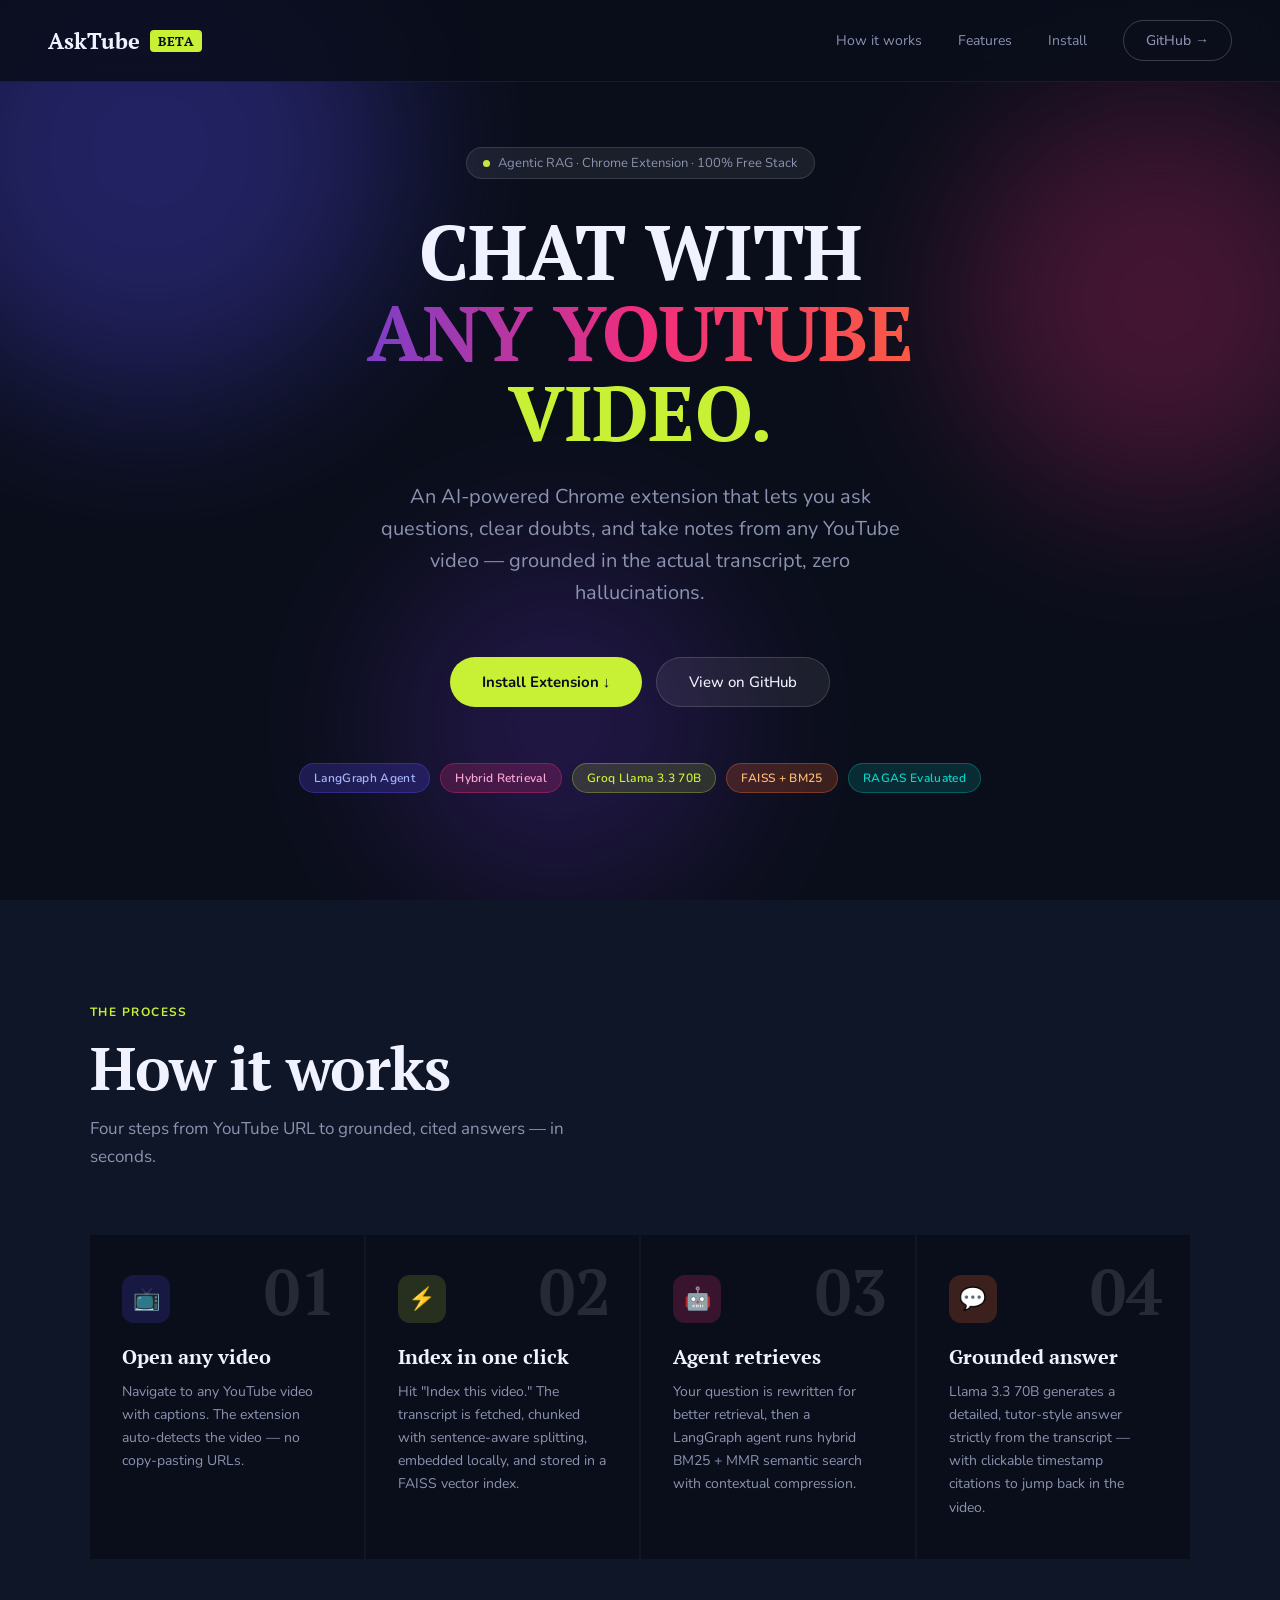
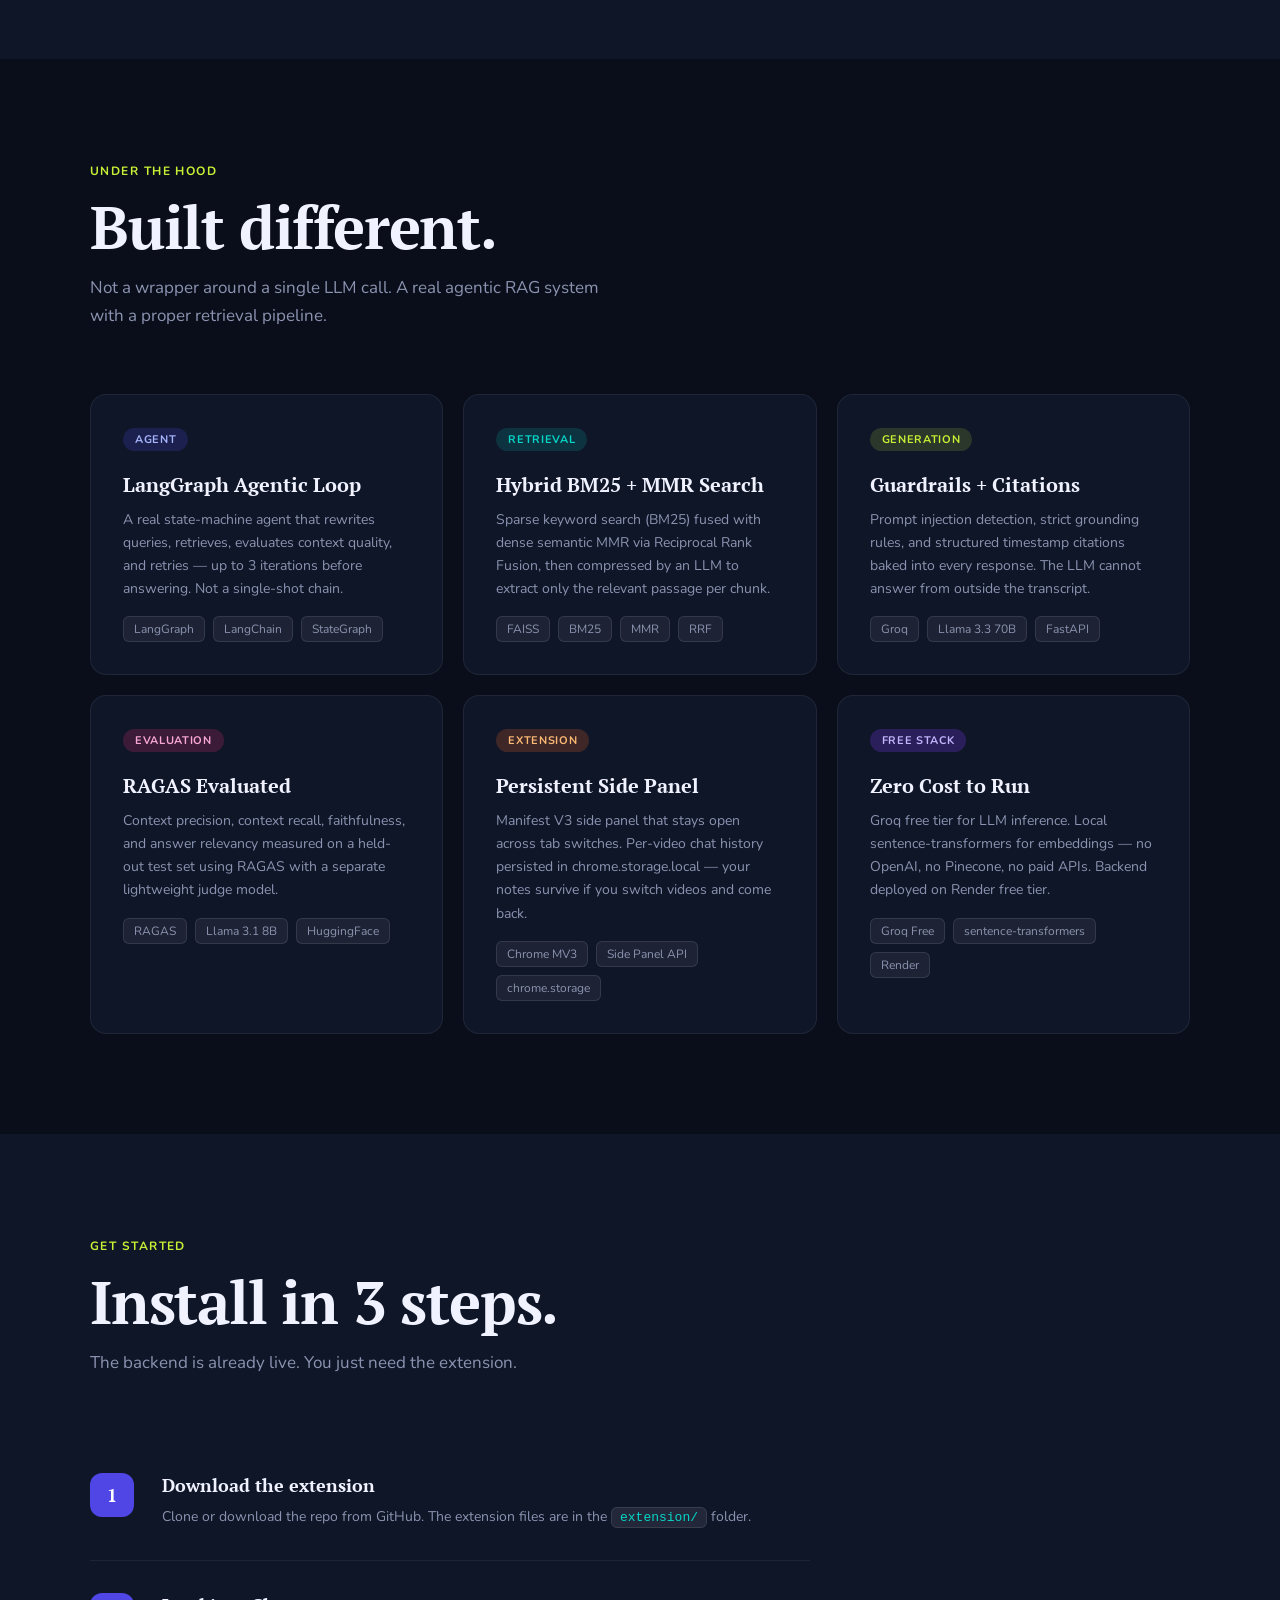
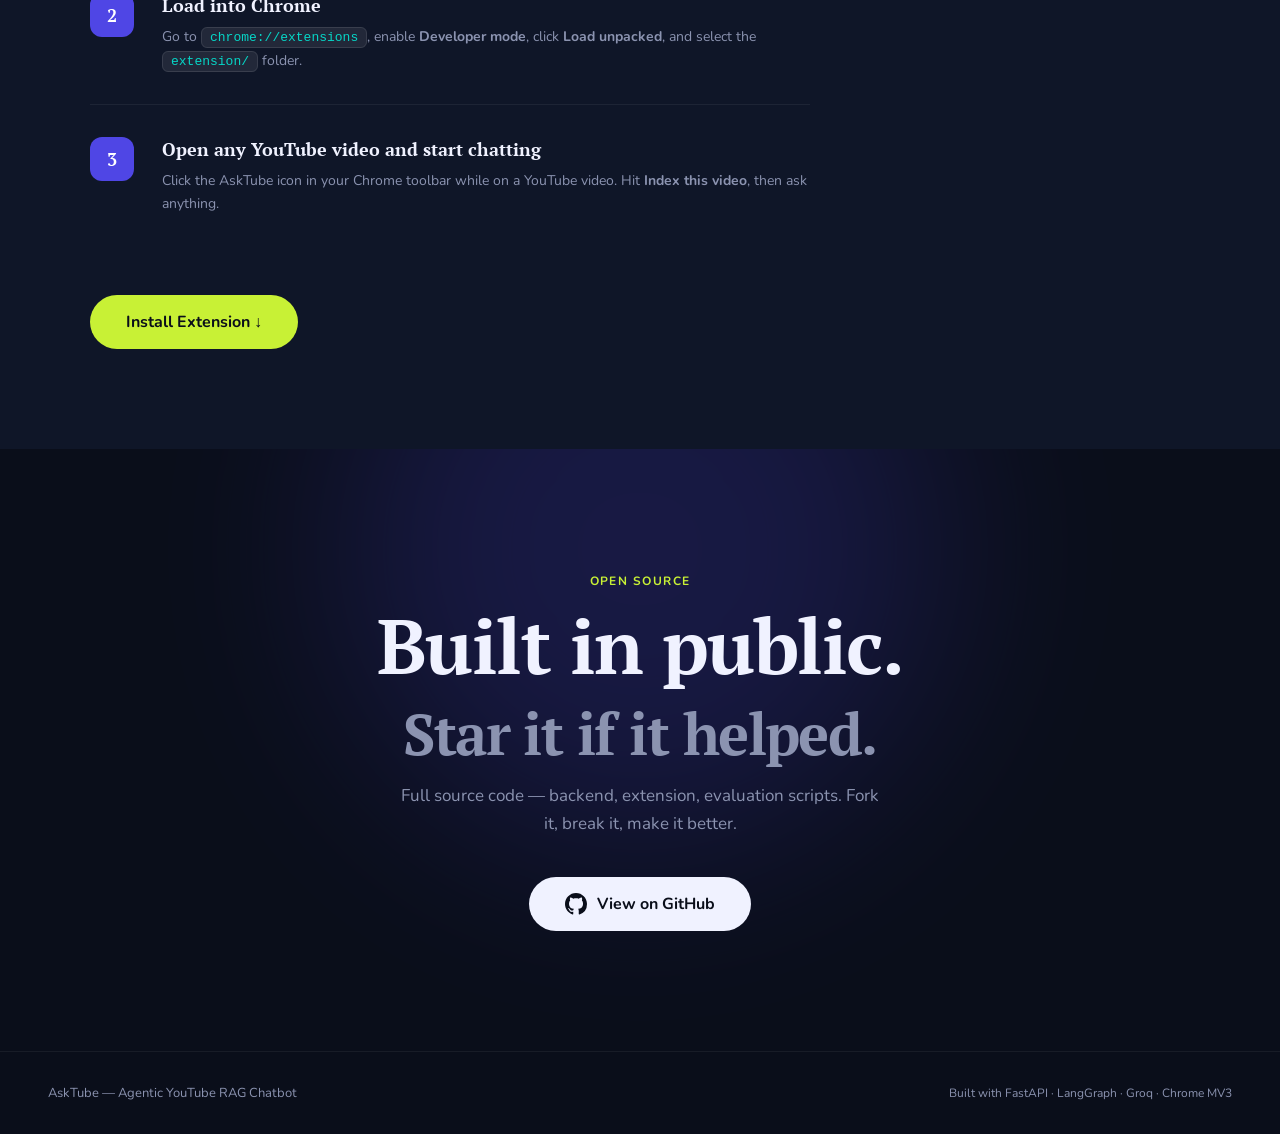
<file: docs/index.html>
<!DOCTYPE html>
<html lang="en">
<head>
  <meta charset="UTF-8" />
  <meta name="viewport" content="width=device-width, initial-scale=1.0" />
  <title>AskTube — AI Chatbot for YouTube</title>
  <link rel="preconnect" href="https://fonts.googleapis.com" />
  <link rel="preconnect" href="https://fonts.gstatic.com" crossorigin />
  <link href="https://fonts.googleapis.com/css2?family=Nunito:ital,wght@0,200..1000;1,200..1000&family=PT+Serif:ital,wght@0,400;0,700;1,400;1,700&display=swap" rel="stylesheet" />
  <style>
    *, *::before, *::after { box-sizing: border-box; margin: 0; padding: 0; }

    :root {
      --navy:   #0a0e1a;
      --navy2:  #0f1628;
      --indigo: #4f46e5;
      --violet: #7c3aed;
      --lime:   #c8f135;
      --orange: #ff6b2b;
      --pink:   #f02d7d;
      --cyan:   #06d6c7;
      --white:  #f0f2ff;
      --muted:  #8b93b0;
    }

    html { scroll-behavior: smooth; }

    body {
      background: var(--navy);
      color: var(--white);
      font-family: 'Nunito', sans-serif;
      overflow-x: hidden;
    }

    /* ── NAV ── */
    nav {
      position: fixed; top: 0; left: 0; right: 0; z-index: 100;
      display: flex; align-items: center; justify-content: space-between;
      padding: 20px 48px;
      background: rgba(10,14,26,0.85);
      backdrop-filter: blur(12px);
      border-bottom: 1px solid rgba(255,255,255,0.06);
    }
    .nav-logo {
      font-family: 'PT Serif', serif;
      font-weight: 800; font-size: 22px;
      color: var(--white);
      text-decoration: none;
      display: flex; align-items: center; gap: 10px;
    }
    .nav-logo span {
      background: var(--lime);
      color: var(--navy);
      padding: 2px 8px;
      border-radius: 4px;
      font-size: 13px;
      font-weight: 700;
      letter-spacing: 0.05em;
    }
    .nav-links { display: flex; align-items: center; gap: 36px; }
    .nav-links a {
      color: var(--muted); font-size: 14px; text-decoration: none;
      transition: color 0.2s;
    }
    .nav-links a:hover { color: var(--white); }
    .btn-ghost {
      border: 1px solid rgba(255,255,255,0.2);
      color: var(--white);
      padding: 10px 22px; border-radius: 100px;
      font-size: 14px; font-weight: 500;
      text-decoration: none;
      transition: all 0.2s;
    }
    .btn-ghost:hover { border-color: var(--lime); color: var(--lime); }

    /* ── HERO ── */
    .hero {
      min-height: 100vh;
      display: flex; flex-direction: column;
      align-items: center; justify-content: center;
      text-align: center;
      padding: 120px 24px 80px;
      position: relative; overflow: hidden;
    }

    /* Background blobs */
    .blob {
      position: absolute;
      border-radius: 50%;
      filter: blur(80px);
      opacity: 0.35;
      pointer-events: none;
    }
    .blob-1 { width: 500px; height: 500px; background: var(--indigo); top: -100px; left: -100px; }
    .blob-2 { width: 400px; height: 400px; background: var(--pink);   top: 100px;  right: -80px; opacity: 0.25; }
    .blob-3 { width: 350px; height: 350px; background: var(--violet); bottom: 0;   left: 30%; opacity: 0.2; }

    .hero-eyebrow {
      display: inline-flex; align-items: center; gap: 8px;
      background: rgba(255,255,255,0.07);
      border: 1px solid rgba(255,255,255,0.12);
      border-radius: 100px;
      padding: 6px 16px;
      font-size: 13px; color: var(--muted);
      margin-bottom: 32px;
    }
    .hero-eyebrow .dot {
      width: 7px; height: 7px; border-radius: 50%;
      background: var(--lime);
      animation: pulse 2s infinite;
    }
    @keyframes pulse {
      0%, 100% { opacity: 1; }
      50% { opacity: 0.4; }
    }

    .hero h1 {
      font-family: 'PT Serif', serif;
      font-size: clamp(48px, 6vw, 88px);
      font-weight: 700;
      line-height: 1.05;
      letter-spacing: -0.01em;
      margin-bottom: 28px;
      position: relative; z-index: 1;
      max-width: 760px;
      width: 100%;
    }
    .hero h1 .line-1 { display: block; color: var(--white); }
    .hero h1 .line-2 {
      display: block;
      background: linear-gradient(90deg, var(--indigo), var(--pink), var(--orange));
      -webkit-background-clip: text;
      -webkit-text-fill-color: transparent;
      background-clip: text;
    }
    .hero h1 .line-3 { display: block; color: var(--lime); }

    .hero-sub {
      font-size: clamp(16px, 2vw, 20px);
      color: var(--muted);
      max-width: 540px;
      line-height: 1.6;
      margin-bottom: 48px;
      position: relative; z-index: 1;
    }

    .hero-ctas {
      display: flex; gap: 14px; flex-wrap: wrap;
      justify-content: center;
      position: relative; z-index: 1;
    }
    .btn-primary {
      background: var(--lime);
      color: var(--navy);
      padding: 14px 32px;
      border-radius: 100px;
      font-size: 15px; font-weight: 700;
      text-decoration: none;
      transition: transform 0.15s, box-shadow 0.15s;
      display: inline-flex; align-items: center; gap: 8px;
    }
    .btn-primary:hover {
      transform: translateY(-2px);
      box-shadow: 0 12px 32px rgba(200,241,53,0.35);
    }
    .btn-secondary {
      background: rgba(255,255,255,0.07);
      border: 1px solid rgba(255,255,255,0.15);
      color: var(--white);
      padding: 14px 32px;
      border-radius: 100px;
      font-size: 15px; font-weight: 500;
      text-decoration: none;
      transition: all 0.15s;
    }
    .btn-secondary:hover { background: rgba(255,255,255,0.12); }

    /* Floating tags */
    .hero-tags {
      display: flex; flex-wrap: wrap; gap: 10px;
      justify-content: center;
      margin-top: 56px;
      position: relative; z-index: 1;
    }
    .tag {
      padding: 6px 14px; border-radius: 100px;
      font-size: 12px; font-weight: 600;
      letter-spacing: 0.03em;
    }
    .tag-indigo { background: rgba(79,70,229,0.25); color: #a5b4fc; border: 1px solid rgba(79,70,229,0.4); }
    .tag-pink   { background: rgba(240,45,125,0.2);  color: #f9a8d4; border: 1px solid rgba(240,45,125,0.35); }
    .tag-lime   { background: rgba(200,241,53,0.15); color: var(--lime); border: 1px solid rgba(200,241,53,0.3); }
    .tag-orange { background: rgba(255,107,43,0.2);  color: #fdba74;  border: 1px solid rgba(255,107,43,0.35); }
    .tag-cyan   { background: rgba(6,214,199,0.15);  color: var(--cyan); border: 1px solid rgba(6,214,199,0.3); }

    /* ── SECTIONS ── */
    section { padding: 100px 24px; }
    .container { max-width: 1100px; margin: 0 auto; }

    .section-eyebrow {
      display: inline-block;
      font-size: 12px; font-weight: 700;
      letter-spacing: 0.12em;
      text-transform: uppercase;
      color: var(--lime);
      margin-bottom: 16px;
    }
    .section-title {
      font-family: 'PT Serif', serif;
      font-size: clamp(36px, 5vw, 60px);
      font-weight: 800;
      line-height: 1.05;
      letter-spacing: -0.02em;
      margin-bottom: 16px;
    }
    .section-sub {
      font-size: 17px; color: var(--muted);
      max-width: 520px; line-height: 1.65;
      margin-bottom: 64px;
    }

    /* ── HOW IT WORKS ── */
    #how { background: var(--navy2); }

    .steps-grid {
      display: grid;
      grid-template-columns: repeat(auto-fit, minmax(240px, 1fr));
      gap: 2px;
    }
    .step {
      background: var(--navy);
      padding: 40px 32px;
      position: relative;
      transition: background 0.2s;
    }
    .step:hover { background: #111827; }
    .step-num {
      font-family: 'PT Serif', serif;
      font-size: 64px; font-weight: 800;
      line-height: 1;
      margin-bottom: 20px;
      opacity: 0.12;
      position: absolute; top: 24px; right: 28px;
    }
    .step-icon {
      width: 48px; height: 48px; border-radius: 12px;
      display: flex; align-items: center; justify-content: center;
      font-size: 22px; margin-bottom: 20px;
    }
    .step h3 {
      font-family: 'PT Serif', serif;
      font-size: 20px; font-weight: 700;
      margin-bottom: 10px;
    }
    .step p { font-size: 14px; color: var(--muted); line-height: 1.65; }

    /* ── FEATURES ── */
    .features-grid {
      display: grid;
      grid-template-columns: repeat(auto-fit, minmax(300px, 1fr));
      gap: 20px;
    }
    .feature-card {
      background: var(--navy2);
      border: 1px solid rgba(255,255,255,0.07);
      border-radius: 16px;
      padding: 32px;
      transition: border-color 0.2s, transform 0.2s;
    }
    .feature-card:hover {
      border-color: rgba(79,70,229,0.5);
      transform: translateY(-3px);
    }
    .feature-pill {
      display: inline-block;
      padding: 4px 12px; border-radius: 100px;
      font-size: 11px; font-weight: 700;
      letter-spacing: 0.06em; text-transform: uppercase;
      margin-bottom: 20px;
    }
    .feature-card h3 {
      font-family: 'PT Serif', serif;
      font-size: 20px; font-weight: 700;
      margin-bottom: 10px;
    }
    .feature-card p { font-size: 14px; color: var(--muted); line-height: 1.65; }

    /* tech stack chips */
    .tech-chips { display: flex; flex-wrap: wrap; gap: 8px; margin-top: 16px; }
    .chip {
      background: rgba(255,255,255,0.06);
      border: 1px solid rgba(255,255,255,0.1);
      border-radius: 6px;
      padding: 4px 10px;
      font-size: 12px; color: var(--muted);
    }

    /* ── INSTALL ── */
    #install { background: var(--navy2); }

    .install-steps { display: flex; flex-direction: column; gap: 0; max-width: 720px; }
    .install-step {
      display: flex; gap: 28px;
      padding: 32px 0;
      border-bottom: 1px solid rgba(255,255,255,0.06);
    }
    .install-step:last-child { border-bottom: none; }
    .install-num {
      flex-shrink: 0;
      width: 44px; height: 44px; border-radius: 12px;
      background: var(--indigo);
      display: flex; align-items: center; justify-content: center;
      font-family: 'PT Serif', serif;
      font-size: 18px; font-weight: 800;
      color: white;
    }
    .install-step h3 {
      font-family: 'PT Serif', serif;
      font-size: 18px; font-weight: 700;
      margin-bottom: 8px;
    }
    .install-step p { font-size: 14px; color: var(--muted); line-height: 1.65; }
    code {
      background: rgba(255,255,255,0.08);
      border: 1px solid rgba(255,255,255,0.1);
      border-radius: 6px;
      padding: 2px 8px;
      font-size: 13px;
      font-family: 'Courier New', monospace;
      color: var(--cyan);
    }

    /* ── GITHUB CTA ── */
    #github {
      text-align: center;
      position: relative; overflow: hidden;
    }
    .cta-blob-1 { width: 600px; height: 600px; background: var(--indigo); top: -200px; left: 50%; transform: translateX(-50%); opacity: 0.2; }
    #github .container { position: relative; z-index: 1; }
    #github .section-title { font-size: clamp(40px, 6vw, 80px); }
    .github-btn {
      display: inline-flex; align-items: center; gap: 10px;
      background: var(--white);
      color: var(--navy);
      padding: 16px 36px; border-radius: 100px;
      font-size: 16px; font-weight: 700;
      text-decoration: none;
      transition: transform 0.15s, box-shadow 0.15s;
      margin-top: 40px;
    }
    .github-btn:hover {
      transform: translateY(-3px);
      box-shadow: 0 16px 40px rgba(240,242,255,0.2);
    }
    .github-btn svg { width: 22px; height: 22px; }

    /* ── FOOTER ── */
    footer {
      padding: 32px 48px;
      border-top: 1px solid rgba(255,255,255,0.06);
      display: flex; align-items: center; justify-content: space-between;
      flex-wrap: wrap; gap: 16px;
    }
    footer p { font-size: 13px; color: var(--muted); }

    @media (max-width: 640px) {
      nav { padding: 16px 20px; }
      .nav-links { display: none; }
      section { padding: 72px 20px; }
      footer { padding: 24px 20px; }
    }
  </style>
</head>
<body>

<!-- NAV -->
<nav>
  <a href="#" class="nav-logo">
    AskTube <span>BETA</span>
  </a>
  <div class="nav-links">
    <a href="#how">How it works</a>
    <a href="#features">Features</a>
    <a href="#install">Install</a>
    <a href="https://github.com/AnshumanTri/Asktube---A-Youtube-RAG-Chatbot" target="_blank" class="btn-ghost">GitHub →</a>
  </div>
</nav>

<!-- HERO -->
<section class="hero">
  <div class="blob blob-1"></div>
  <div class="blob blob-2"></div>
  <div class="blob blob-3"></div>

  <div class="hero-eyebrow">
    <span class="dot"></span>
    Agentic RAG · Chrome Extension · 100% Free Stack
  </div>

  <h1>
    <span class="line-1">CHAT WITH</span>
    <span class="line-2">ANY YOUTUBE</span>
    <span class="line-3">VIDEO.</span>
  </h1>

  <p class="hero-sub">
    An AI-powered Chrome extension that lets you ask questions, clear doubts, and take notes from any YouTube video — grounded in the actual transcript, zero hallucinations.
  </p>

  <div class="hero-ctas">
    <a href="#install" class="btn-primary">
      Install Extension ↓
    </a>
    <a href="https://github.com/AnshumanTri/Asktube---A-Youtube-RAG-Chatbot" target="_blank" class="btn-secondary">
      View on GitHub
    </a>
  </div>

  <div class="hero-tags">
    <span class="tag tag-indigo">LangGraph Agent</span>
    <span class="tag tag-pink">Hybrid Retrieval</span>
    <span class="tag tag-lime">Groq Llama 3.3 70B</span>
    <span class="tag tag-orange">FAISS + BM25</span>
    <span class="tag tag-cyan">RAGAS Evaluated</span>
  </div>
</section>

<!-- HOW IT WORKS -->
<section id="how">
  <div class="container">
    <span class="section-eyebrow">The Process</span>
    <h2 class="section-title">How it works</h2>
    <p class="section-sub">Four steps from YouTube URL to grounded, cited answers — in seconds.</p>

    <div class="steps-grid">
      <div class="step">
        <div class="step-num">01</div>
        <div class="step-icon" style="background:rgba(79,70,229,0.2);">📺</div>
        <h3>Open any video</h3>
        <p>Navigate to any YouTube video with captions. The extension auto-detects the video — no copy-pasting URLs.</p>
      </div>
      <div class="step">
        <div class="step-num">02</div>
        <div class="step-icon" style="background:rgba(200,241,53,0.15);">⚡</div>
        <h3>Index in one click</h3>
        <p>Hit "Index this video." The transcript is fetched, chunked with sentence-aware splitting, embedded locally, and stored in a FAISS vector index.</p>
      </div>
      <div class="step">
        <div class="step-num">03</div>
        <div class="step-icon" style="background:rgba(240,45,125,0.2);">🤖</div>
        <h3>Agent retrieves</h3>
        <p>Your question is rewritten for better retrieval, then a LangGraph agent runs hybrid BM25 + MMR semantic search with contextual compression.</p>
      </div>
      <div class="step">
        <div class="step-num">04</div>
        <div class="step-icon" style="background:rgba(255,107,43,0.2);">💬</div>
        <h3>Grounded answer</h3>
        <p>Llama 3.3 70B generates a detailed, tutor-style answer strictly from the transcript — with clickable timestamp citations to jump back in the video.</p>
      </div>
    </div>
  </div>
</section>

<!-- FEATURES -->
<section id="features">
  <div class="container">
    <span class="section-eyebrow">Under the Hood</span>
    <h2 class="section-title">Built different.</h2>
    <p class="section-sub">Not a wrapper around a single LLM call. A real agentic RAG system with a proper retrieval pipeline.</p>

    <div class="features-grid">
      <div class="feature-card">
        <span class="feature-pill" style="background:rgba(79,70,229,0.2);color:#a5b4fc;">Agent</span>
        <h3>LangGraph Agentic Loop</h3>
        <p>A real state-machine agent that rewrites queries, retrieves, evaluates context quality, and retries — up to 3 iterations before answering. Not a single-shot chain.</p>
        <div class="tech-chips">
          <span class="chip">LangGraph</span>
          <span class="chip">LangChain</span>
          <span class="chip">StateGraph</span>
        </div>
      </div>

      <div class="feature-card">
        <span class="feature-pill" style="background:rgba(6,214,199,0.15);color:#06d6c7;">Retrieval</span>
        <h3>Hybrid BM25 + MMR Search</h3>
        <p>Sparse keyword search (BM25) fused with dense semantic MMR via Reciprocal Rank Fusion, then compressed by an LLM to extract only the relevant passage per chunk.</p>
        <div class="tech-chips">
          <span class="chip">FAISS</span>
          <span class="chip">BM25</span>
          <span class="chip">MMR</span>
          <span class="chip">RRF</span>
        </div>
      </div>

      <div class="feature-card">
        <span class="feature-pill" style="background:rgba(200,241,53,0.15);color:#c8f135;">Generation</span>
        <h3>Guardrails + Citations</h3>
        <p>Prompt injection detection, strict grounding rules, and structured timestamp citations baked into every response. The LLM cannot answer from outside the transcript.</p>
        <div class="tech-chips">
          <span class="chip">Groq</span>
          <span class="chip">Llama 3.3 70B</span>
          <span class="chip">FastAPI</span>
        </div>
      </div>

      <div class="feature-card">
        <span class="feature-pill" style="background:rgba(240,45,125,0.2);color:#f9a8d4;">Evaluation</span>
        <h3>RAGAS Evaluated</h3>
        <p>Context precision, context recall, faithfulness, and answer relevancy measured on a held-out test set using RAGAS with a separate lightweight judge model.</p>
        <div class="tech-chips">
          <span class="chip">RAGAS</span>
          <span class="chip">Llama 3.1 8B</span>
          <span class="chip">HuggingFace</span>
        </div>
      </div>

      <div class="feature-card">
        <span class="feature-pill" style="background:rgba(255,107,43,0.2);color:#fdba74;">Extension</span>
        <h3>Persistent Side Panel</h3>
        <p>Manifest V3 side panel that stays open across tab switches. Per-video chat history persisted in chrome.storage.local — your notes survive if you switch videos and come back.</p>
        <div class="tech-chips">
          <span class="chip">Chrome MV3</span>
          <span class="chip">Side Panel API</span>
          <span class="chip">chrome.storage</span>
        </div>
      </div>

      <div class="feature-card">
        <span class="feature-pill" style="background:rgba(124,58,237,0.25);color:#c4b5fd;">Free Stack</span>
        <h3>Zero Cost to Run</h3>
        <p>Groq free tier for LLM inference. Local sentence-transformers for embeddings — no OpenAI, no Pinecone, no paid APIs. Backend deployed on Render free tier.</p>
        <div class="tech-chips">
          <span class="chip">Groq Free</span>
          <span class="chip">sentence-transformers</span>
          <span class="chip">Render</span>
        </div>
      </div>
    </div>
  </div>
</section>

<!-- INSTALL -->
<section id="install">
  <div class="container">
    <span class="section-eyebrow">Get Started</span>
    <h2 class="section-title">Install in 3 steps.</h2>
    <p class="section-sub">The backend is already live. You just need the extension.</p>

    <div class="install-steps">
      <div class="install-step">
        <div class="install-num">1</div>
        <div>
          <h3>Download the extension</h3>
          <p>Clone or download the repo from GitHub. The extension files are in the <code>extension/</code> folder.</p>
        </div>
      </div>
      <div class="install-step">
        <div class="install-num">2</div>
        <div>
          <h3>Load into Chrome</h3>
          <p>Go to <code>chrome://extensions</code>, enable <strong>Developer mode</strong>, click <strong>Load unpacked</strong>, and select the <code>extension/</code> folder.</p>
        </div>
      </div>
      <div class="install-step">
        <div class="install-num">3</div>
        <div>
          <h3>Open any YouTube video and start chatting</h3>
          <p>Click the AskTube icon in your Chrome toolbar while on a YouTube video. Hit <strong>Index this video</strong>, then ask anything.</p>
        </div>
      </div>
    </div>

    <div style="margin-top: 48px;">
      <a href="#install" class="btn-primary" style="font-size:16px; padding: 16px 36px;">
        Install Extension ↓
      </a>
    </div>
  </div>
</section>

<!-- GITHUB CTA -->
<section id="github" style="padding: 120px 24px;">
  <div class="blob cta-blob-1" style="position:absolute;border-radius:50%;filter:blur(100px);"></div>
  <div class="container">
    <span class="section-eyebrow">Open Source</span>
    <h2 class="section-title">
      Built in public.<br/>
      <span style="color:var(--muted); font-size: 0.75em;">Star it if it helped.</span>
    </h2>
    <p style="color:var(--muted); font-size:17px; max-width: 480px; line-height: 1.6; margin: 0 auto;">
      Full source code — backend, extension, evaluation scripts. Fork it, break it, make it better.
    </p>
    <a href="https://github.com/AnshumanTri/Asktube---A-Youtube-RAG-Chatbot" target="_blank" class="github-btn">
      <svg viewBox="0 0 24 24" fill="currentColor"><path d="M12 0C5.37 0 0 5.37 0 12c0 5.31 3.435 9.795 8.205 11.385.6.105.825-.255.825-.57 0-.285-.015-1.23-.015-2.235-3.015.555-3.795-.735-4.035-1.41-.135-.345-.72-1.41-1.23-1.695-.42-.225-1.02-.78-.015-.795.945-.015 1.62.87 1.845 1.23 1.08 1.815 2.805 1.305 3.495.99.105-.78.42-1.305.765-1.605-2.67-.3-5.46-1.335-5.46-5.925 0-1.305.465-2.385 1.23-3.225-.12-.3-.54-1.53.12-3.18 0 0 1.005-.315 3.3 1.23.96-.27 1.98-.405 3-.405s2.04.135 3 .405c2.295-1.56 3.3-1.23 3.3-1.23.66 1.65.24 2.88.12 3.18.765.84 1.23 1.905 1.23 3.225 0 4.605-2.805 5.625-5.475 5.925.435.375.81 1.095.81 2.22 0 1.605-.015 2.895-.015 3.3 0 .315.225.69.825.57A12.02 12.02 0 0024 12c0-6.63-5.37-12-12-12z"/></svg>
      View on GitHub
    </a>
  </div>
</section>

<!-- FOOTER -->
<footer>
  <p>AskTube — Agentic YouTube RAG Chatbot</p>
  <p style="font-size:12px;">Built with FastAPI · LangGraph · Groq · Chrome MV3</p>
</footer>

</body>
</html>
</file>
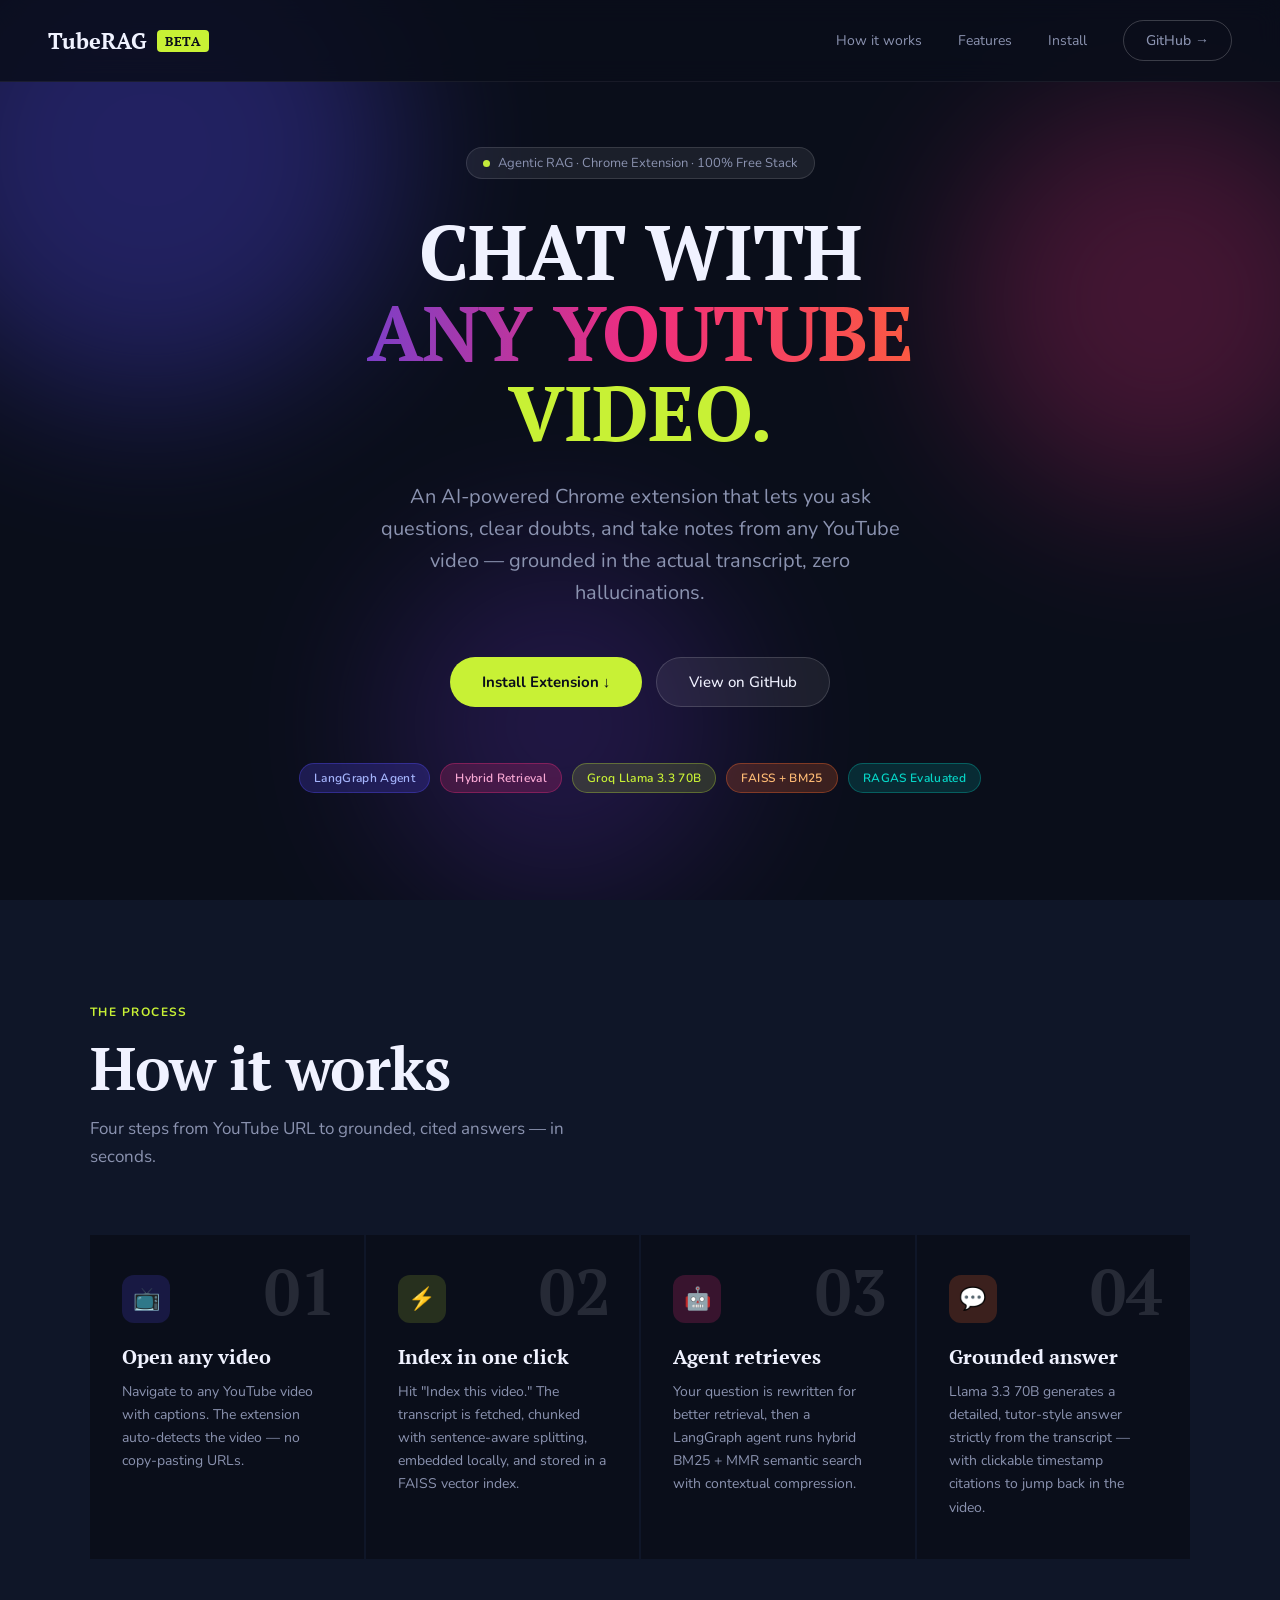
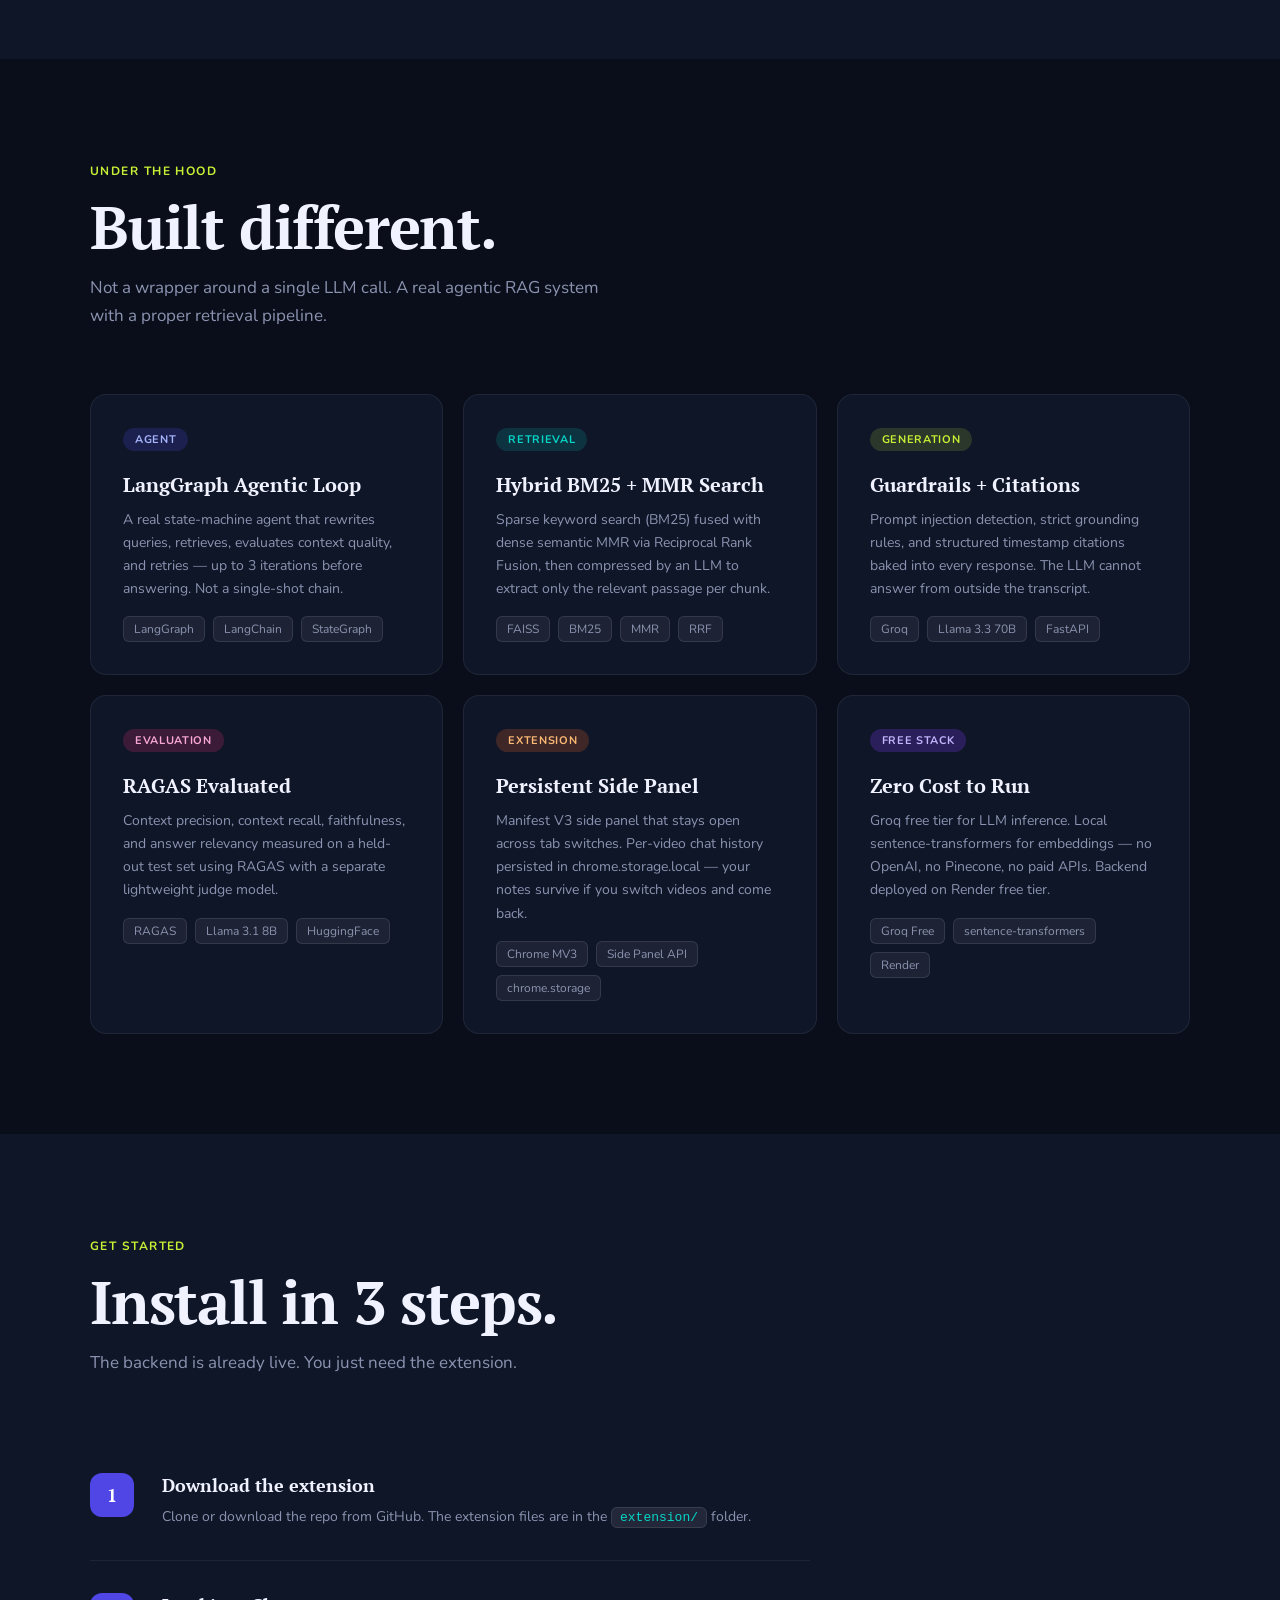
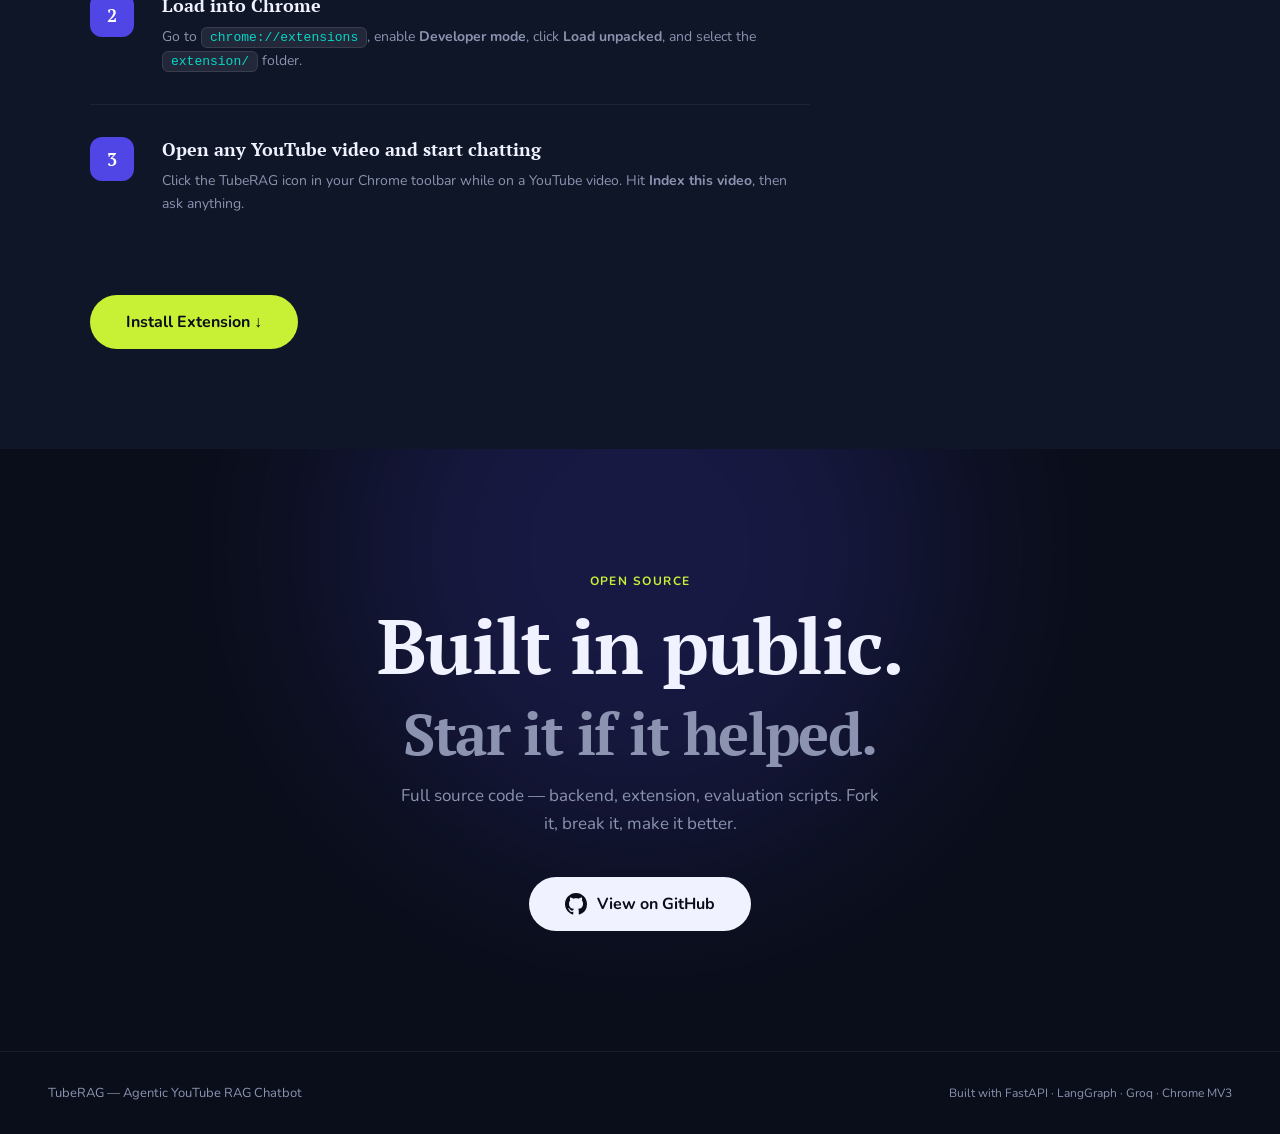
<file: landing-page/index.html>
<!DOCTYPE html>
<html lang="en">
<head>
  <meta charset="UTF-8" />
  <meta name="viewport" content="width=device-width, initial-scale=1.0" />
  <title>TubeRAG — AI Chatbot for YouTube</title>
  <link rel="preconnect" href="https://fonts.googleapis.com" />
  <link rel="preconnect" href="https://fonts.gstatic.com" crossorigin />
  <link href="https://fonts.googleapis.com/css2?family=Nunito:ital,wght@0,200..1000;1,200..1000&family=PT+Serif:ital,wght@0,400;0,700;1,400;1,700&display=swap" rel="stylesheet" />
  <style>
    *, *::before, *::after { box-sizing: border-box; margin: 0; padding: 0; }

    :root {
      --navy:   #0a0e1a;
      --navy2:  #0f1628;
      --indigo: #4f46e5;
      --violet: #7c3aed;
      --lime:   #c8f135;
      --orange: #ff6b2b;
      --pink:   #f02d7d;
      --cyan:   #06d6c7;
      --white:  #f0f2ff;
      --muted:  #8b93b0;
    }

    html { scroll-behavior: smooth; }

    body {
      background: var(--navy);
      color: var(--white);
      font-family: 'Nunito', sans-serif;
      overflow-x: hidden;
    }

    /* ── NAV ── */
    nav {
      position: fixed; top: 0; left: 0; right: 0; z-index: 100;
      display: flex; align-items: center; justify-content: space-between;
      padding: 20px 48px;
      background: rgba(10,14,26,0.85);
      backdrop-filter: blur(12px);
      border-bottom: 1px solid rgba(255,255,255,0.06);
    }
    .nav-logo {
      font-family: 'PT Serif', serif;
      font-weight: 800; font-size: 22px;
      color: var(--white);
      text-decoration: none;
      display: flex; align-items: center; gap: 10px;
    }
    .nav-logo span {
      background: var(--lime);
      color: var(--navy);
      padding: 2px 8px;
      border-radius: 4px;
      font-size: 13px;
      font-weight: 700;
      letter-spacing: 0.05em;
    }
    .nav-links { display: flex; align-items: center; gap: 36px; }
    .nav-links a {
      color: var(--muted); font-size: 14px; text-decoration: none;
      transition: color 0.2s;
    }
    .nav-links a:hover { color: var(--white); }
    .btn-ghost {
      border: 1px solid rgba(255,255,255,0.2);
      color: var(--white);
      padding: 10px 22px; border-radius: 100px;
      font-size: 14px; font-weight: 500;
      text-decoration: none;
      transition: all 0.2s;
    }
    .btn-ghost:hover { border-color: var(--lime); color: var(--lime); }

    /* ── HERO ── */
    .hero {
      min-height: 100vh;
      display: flex; flex-direction: column;
      align-items: center; justify-content: center;
      text-align: center;
      padding: 120px 24px 80px;
      position: relative; overflow: hidden;
    }

    /* Background blobs */
    .blob {
      position: absolute;
      border-radius: 50%;
      filter: blur(80px);
      opacity: 0.35;
      pointer-events: none;
    }
    .blob-1 { width: 500px; height: 500px; background: var(--indigo); top: -100px; left: -100px; }
    .blob-2 { width: 400px; height: 400px; background: var(--pink);   top: 100px;  right: -80px; opacity: 0.25; }
    .blob-3 { width: 350px; height: 350px; background: var(--violet); bottom: 0;   left: 30%; opacity: 0.2; }

    .hero-eyebrow {
      display: inline-flex; align-items: center; gap: 8px;
      background: rgba(255,255,255,0.07);
      border: 1px solid rgba(255,255,255,0.12);
      border-radius: 100px;
      padding: 6px 16px;
      font-size: 13px; color: var(--muted);
      margin-bottom: 32px;
    }
    .hero-eyebrow .dot {
      width: 7px; height: 7px; border-radius: 50%;
      background: var(--lime);
      animation: pulse 2s infinite;
    }
    @keyframes pulse {
      0%, 100% { opacity: 1; }
      50% { opacity: 0.4; }
    }

    .hero h1 {
      font-family: 'PT Serif', serif;
      font-size: clamp(48px, 6vw, 88px);
      font-weight: 700;
      line-height: 1.05;
      letter-spacing: -0.01em;
      margin-bottom: 28px;
      position: relative; z-index: 1;
      max-width: 760px;
      width: 100%;
    }
    .hero h1 .line-1 { display: block; color: var(--white); }
    .hero h1 .line-2 {
      display: block;
      background: linear-gradient(90deg, var(--indigo), var(--pink), var(--orange));
      -webkit-background-clip: text;
      -webkit-text-fill-color: transparent;
      background-clip: text;
    }
    .hero h1 .line-3 { display: block; color: var(--lime); }

    .hero-sub {
      font-size: clamp(16px, 2vw, 20px);
      color: var(--muted);
      max-width: 540px;
      line-height: 1.6;
      margin-bottom: 48px;
      position: relative; z-index: 1;
    }

    .hero-ctas {
      display: flex; gap: 14px; flex-wrap: wrap;
      justify-content: center;
      position: relative; z-index: 1;
    }
    .btn-primary {
      background: var(--lime);
      color: var(--navy);
      padding: 14px 32px;
      border-radius: 100px;
      font-size: 15px; font-weight: 700;
      text-decoration: none;
      transition: transform 0.15s, box-shadow 0.15s;
      display: inline-flex; align-items: center; gap: 8px;
    }
    .btn-primary:hover {
      transform: translateY(-2px);
      box-shadow: 0 12px 32px rgba(200,241,53,0.35);
    }
    .btn-secondary {
      background: rgba(255,255,255,0.07);
      border: 1px solid rgba(255,255,255,0.15);
      color: var(--white);
      padding: 14px 32px;
      border-radius: 100px;
      font-size: 15px; font-weight: 500;
      text-decoration: none;
      transition: all 0.15s;
    }
    .btn-secondary:hover { background: rgba(255,255,255,0.12); }

    /* Floating tags */
    .hero-tags {
      display: flex; flex-wrap: wrap; gap: 10px;
      justify-content: center;
      margin-top: 56px;
      position: relative; z-index: 1;
    }
    .tag {
      padding: 6px 14px; border-radius: 100px;
      font-size: 12px; font-weight: 600;
      letter-spacing: 0.03em;
    }
    .tag-indigo { background: rgba(79,70,229,0.25); color: #a5b4fc; border: 1px solid rgba(79,70,229,0.4); }
    .tag-pink   { background: rgba(240,45,125,0.2);  color: #f9a8d4; border: 1px solid rgba(240,45,125,0.35); }
    .tag-lime   { background: rgba(200,241,53,0.15); color: var(--lime); border: 1px solid rgba(200,241,53,0.3); }
    .tag-orange { background: rgba(255,107,43,0.2);  color: #fdba74;  border: 1px solid rgba(255,107,43,0.35); }
    .tag-cyan   { background: rgba(6,214,199,0.15);  color: var(--cyan); border: 1px solid rgba(6,214,199,0.3); }

    /* ── SECTIONS ── */
    section { padding: 100px 24px; }
    .container { max-width: 1100px; margin: 0 auto; }

    .section-eyebrow {
      display: inline-block;
      font-size: 12px; font-weight: 700;
      letter-spacing: 0.12em;
      text-transform: uppercase;
      color: var(--lime);
      margin-bottom: 16px;
    }
    .section-title {
      font-family: 'PT Serif', serif;
      font-size: clamp(36px, 5vw, 60px);
      font-weight: 800;
      line-height: 1.05;
      letter-spacing: -0.02em;
      margin-bottom: 16px;
    }
    .section-sub {
      font-size: 17px; color: var(--muted);
      max-width: 520px; line-height: 1.65;
      margin-bottom: 64px;
    }

    /* ── HOW IT WORKS ── */
    #how { background: var(--navy2); }

    .steps-grid {
      display: grid;
      grid-template-columns: repeat(auto-fit, minmax(240px, 1fr));
      gap: 2px;
    }
    .step {
      background: var(--navy);
      padding: 40px 32px;
      position: relative;
      transition: background 0.2s;
    }
    .step:hover { background: #111827; }
    .step-num {
      font-family: 'PT Serif', serif;
      font-size: 64px; font-weight: 800;
      line-height: 1;
      margin-bottom: 20px;
      opacity: 0.12;
      position: absolute; top: 24px; right: 28px;
    }
    .step-icon {
      width: 48px; height: 48px; border-radius: 12px;
      display: flex; align-items: center; justify-content: center;
      font-size: 22px; margin-bottom: 20px;
    }
    .step h3 {
      font-family: 'PT Serif', serif;
      font-size: 20px; font-weight: 700;
      margin-bottom: 10px;
    }
    .step p { font-size: 14px; color: var(--muted); line-height: 1.65; }

    /* ── FEATURES ── */
    .features-grid {
      display: grid;
      grid-template-columns: repeat(auto-fit, minmax(300px, 1fr));
      gap: 20px;
    }
    .feature-card {
      background: var(--navy2);
      border: 1px solid rgba(255,255,255,0.07);
      border-radius: 16px;
      padding: 32px;
      transition: border-color 0.2s, transform 0.2s;
    }
    .feature-card:hover {
      border-color: rgba(79,70,229,0.5);
      transform: translateY(-3px);
    }
    .feature-pill {
      display: inline-block;
      padding: 4px 12px; border-radius: 100px;
      font-size: 11px; font-weight: 700;
      letter-spacing: 0.06em; text-transform: uppercase;
      margin-bottom: 20px;
    }
    .feature-card h3 {
      font-family: 'PT Serif', serif;
      font-size: 20px; font-weight: 700;
      margin-bottom: 10px;
    }
    .feature-card p { font-size: 14px; color: var(--muted); line-height: 1.65; }

    /* tech stack chips */
    .tech-chips { display: flex; flex-wrap: wrap; gap: 8px; margin-top: 16px; }
    .chip {
      background: rgba(255,255,255,0.06);
      border: 1px solid rgba(255,255,255,0.1);
      border-radius: 6px;
      padding: 4px 10px;
      font-size: 12px; color: var(--muted);
    }

    /* ── INSTALL ── */
    #install { background: var(--navy2); }

    .install-steps { display: flex; flex-direction: column; gap: 0; max-width: 720px; }
    .install-step {
      display: flex; gap: 28px;
      padding: 32px 0;
      border-bottom: 1px solid rgba(255,255,255,0.06);
    }
    .install-step:last-child { border-bottom: none; }
    .install-num {
      flex-shrink: 0;
      width: 44px; height: 44px; border-radius: 12px;
      background: var(--indigo);
      display: flex; align-items: center; justify-content: center;
      font-family: 'PT Serif', serif;
      font-size: 18px; font-weight: 800;
      color: white;
    }
    .install-step h3 {
      font-family: 'PT Serif', serif;
      font-size: 18px; font-weight: 700;
      margin-bottom: 8px;
    }
    .install-step p { font-size: 14px; color: var(--muted); line-height: 1.65; }
    code {
      background: rgba(255,255,255,0.08);
      border: 1px solid rgba(255,255,255,0.1);
      border-radius: 6px;
      padding: 2px 8px;
      font-size: 13px;
      font-family: 'Courier New', monospace;
      color: var(--cyan);
    }

    /* ── GITHUB CTA ── */
    #github {
      text-align: center;
      position: relative; overflow: hidden;
    }
    .cta-blob-1 { width: 600px; height: 600px; background: var(--indigo); top: -200px; left: 50%; transform: translateX(-50%); opacity: 0.2; }
    #github .container { position: relative; z-index: 1; }
    #github .section-title { font-size: clamp(40px, 6vw, 80px); }
    .github-btn {
      display: inline-flex; align-items: center; gap: 10px;
      background: var(--white);
      color: var(--navy);
      padding: 16px 36px; border-radius: 100px;
      font-size: 16px; font-weight: 700;
      text-decoration: none;
      transition: transform 0.15s, box-shadow 0.15s;
      margin-top: 40px;
    }
    .github-btn:hover {
      transform: translateY(-3px);
      box-shadow: 0 16px 40px rgba(240,242,255,0.2);
    }
    .github-btn svg { width: 22px; height: 22px; }

    /* ── FOOTER ── */
    footer {
      padding: 32px 48px;
      border-top: 1px solid rgba(255,255,255,0.06);
      display: flex; align-items: center; justify-content: space-between;
      flex-wrap: wrap; gap: 16px;
    }
    footer p { font-size: 13px; color: var(--muted); }

    @media (max-width: 640px) {
      nav { padding: 16px 20px; }
      .nav-links { display: none; }
      section { padding: 72px 20px; }
      footer { padding: 24px 20px; }
    }
  </style>
</head>
<body>

<!-- NAV -->
<nav>
  <a href="#" class="nav-logo">
    TubeRAG <span>BETA</span>
  </a>
  <div class="nav-links">
    <a href="#how">How it works</a>
    <a href="#features">Features</a>
    <a href="#install">Install</a>
    <a href="https://github.com/YOUR_USERNAME/youtube-rag-chatbot" target="_blank" class="btn-ghost">GitHub →</a>
  </div>
</nav>

<!-- HERO -->
<section class="hero">
  <div class="blob blob-1"></div>
  <div class="blob blob-2"></div>
  <div class="blob blob-3"></div>

  <div class="hero-eyebrow">
    <span class="dot"></span>
    Agentic RAG · Chrome Extension · 100% Free Stack
  </div>

  <h1>
    <span class="line-1">CHAT WITH</span>
    <span class="line-2">ANY YOUTUBE</span>
    <span class="line-3">VIDEO.</span>
  </h1>

  <p class="hero-sub">
    An AI-powered Chrome extension that lets you ask questions, clear doubts, and take notes from any YouTube video — grounded in the actual transcript, zero hallucinations.
  </p>

  <div class="hero-ctas">
    <a href="#install" class="btn-primary">
      Install Extension ↓
    </a>
    <a href="https://github.com/YOUR_USERNAME/youtube-rag-chatbot" target="_blank" class="btn-secondary">
      View on GitHub
    </a>
  </div>

  <div class="hero-tags">
    <span class="tag tag-indigo">LangGraph Agent</span>
    <span class="tag tag-pink">Hybrid Retrieval</span>
    <span class="tag tag-lime">Groq Llama 3.3 70B</span>
    <span class="tag tag-orange">FAISS + BM25</span>
    <span class="tag tag-cyan">RAGAS Evaluated</span>
  </div>
</section>

<!-- HOW IT WORKS -->
<section id="how">
  <div class="container">
    <span class="section-eyebrow">The Process</span>
    <h2 class="section-title">How it works</h2>
    <p class="section-sub">Four steps from YouTube URL to grounded, cited answers — in seconds.</p>

    <div class="steps-grid">
      <div class="step">
        <div class="step-num">01</div>
        <div class="step-icon" style="background:rgba(79,70,229,0.2);">📺</div>
        <h3>Open any video</h3>
        <p>Navigate to any YouTube video with captions. The extension auto-detects the video — no copy-pasting URLs.</p>
      </div>
      <div class="step">
        <div class="step-num">02</div>
        <div class="step-icon" style="background:rgba(200,241,53,0.15);">⚡</div>
        <h3>Index in one click</h3>
        <p>Hit "Index this video." The transcript is fetched, chunked with sentence-aware splitting, embedded locally, and stored in a FAISS vector index.</p>
      </div>
      <div class="step">
        <div class="step-num">03</div>
        <div class="step-icon" style="background:rgba(240,45,125,0.2);">🤖</div>
        <h3>Agent retrieves</h3>
        <p>Your question is rewritten for better retrieval, then a LangGraph agent runs hybrid BM25 + MMR semantic search with contextual compression.</p>
      </div>
      <div class="step">
        <div class="step-num">04</div>
        <div class="step-icon" style="background:rgba(255,107,43,0.2);">💬</div>
        <h3>Grounded answer</h3>
        <p>Llama 3.3 70B generates a detailed, tutor-style answer strictly from the transcript — with clickable timestamp citations to jump back in the video.</p>
      </div>
    </div>
  </div>
</section>

<!-- FEATURES -->
<section id="features">
  <div class="container">
    <span class="section-eyebrow">Under the Hood</span>
    <h2 class="section-title">Built different.</h2>
    <p class="section-sub">Not a wrapper around a single LLM call. A real agentic RAG system with a proper retrieval pipeline.</p>

    <div class="features-grid">
      <div class="feature-card">
        <span class="feature-pill" style="background:rgba(79,70,229,0.2);color:#a5b4fc;">Agent</span>
        <h3>LangGraph Agentic Loop</h3>
        <p>A real state-machine agent that rewrites queries, retrieves, evaluates context quality, and retries — up to 3 iterations before answering. Not a single-shot chain.</p>
        <div class="tech-chips">
          <span class="chip">LangGraph</span>
          <span class="chip">LangChain</span>
          <span class="chip">StateGraph</span>
        </div>
      </div>

      <div class="feature-card">
        <span class="feature-pill" style="background:rgba(6,214,199,0.15);color:#06d6c7;">Retrieval</span>
        <h3>Hybrid BM25 + MMR Search</h3>
        <p>Sparse keyword search (BM25) fused with dense semantic MMR via Reciprocal Rank Fusion, then compressed by an LLM to extract only the relevant passage per chunk.</p>
        <div class="tech-chips">
          <span class="chip">FAISS</span>
          <span class="chip">BM25</span>
          <span class="chip">MMR</span>
          <span class="chip">RRF</span>
        </div>
      </div>

      <div class="feature-card">
        <span class="feature-pill" style="background:rgba(200,241,53,0.15);color:#c8f135;">Generation</span>
        <h3>Guardrails + Citations</h3>
        <p>Prompt injection detection, strict grounding rules, and structured timestamp citations baked into every response. The LLM cannot answer from outside the transcript.</p>
        <div class="tech-chips">
          <span class="chip">Groq</span>
          <span class="chip">Llama 3.3 70B</span>
          <span class="chip">FastAPI</span>
        </div>
      </div>

      <div class="feature-card">
        <span class="feature-pill" style="background:rgba(240,45,125,0.2);color:#f9a8d4;">Evaluation</span>
        <h3>RAGAS Evaluated</h3>
        <p>Context precision, context recall, faithfulness, and answer relevancy measured on a held-out test set using RAGAS with a separate lightweight judge model.</p>
        <div class="tech-chips">
          <span class="chip">RAGAS</span>
          <span class="chip">Llama 3.1 8B</span>
          <span class="chip">HuggingFace</span>
        </div>
      </div>

      <div class="feature-card">
        <span class="feature-pill" style="background:rgba(255,107,43,0.2);color:#fdba74;">Extension</span>
        <h3>Persistent Side Panel</h3>
        <p>Manifest V3 side panel that stays open across tab switches. Per-video chat history persisted in chrome.storage.local — your notes survive if you switch videos and come back.</p>
        <div class="tech-chips">
          <span class="chip">Chrome MV3</span>
          <span class="chip">Side Panel API</span>
          <span class="chip">chrome.storage</span>
        </div>
      </div>

      <div class="feature-card">
        <span class="feature-pill" style="background:rgba(124,58,237,0.25);color:#c4b5fd;">Free Stack</span>
        <h3>Zero Cost to Run</h3>
        <p>Groq free tier for LLM inference. Local sentence-transformers for embeddings — no OpenAI, no Pinecone, no paid APIs. Backend deployed on Render free tier.</p>
        <div class="tech-chips">
          <span class="chip">Groq Free</span>
          <span class="chip">sentence-transformers</span>
          <span class="chip">Render</span>
        </div>
      </div>
    </div>
  </div>
</section>

<!-- INSTALL -->
<section id="install">
  <div class="container">
    <span class="section-eyebrow">Get Started</span>
    <h2 class="section-title">Install in 3 steps.</h2>
    <p class="section-sub">The backend is already live. You just need the extension.</p>

    <div class="install-steps">
      <div class="install-step">
        <div class="install-num">1</div>
        <div>
          <h3>Download the extension</h3>
          <p>Clone or download the repo from GitHub. The extension files are in the <code>extension/</code> folder.</p>
        </div>
      </div>
      <div class="install-step">
        <div class="install-num">2</div>
        <div>
          <h3>Load into Chrome</h3>
          <p>Go to <code>chrome://extensions</code>, enable <strong>Developer mode</strong>, click <strong>Load unpacked</strong>, and select the <code>extension/</code> folder.</p>
        </div>
      </div>
      <div class="install-step">
        <div class="install-num">3</div>
        <div>
          <h3>Open any YouTube video and start chatting</h3>
          <p>Click the TubeRAG icon in your Chrome toolbar while on a YouTube video. Hit <strong>Index this video</strong>, then ask anything.</p>
        </div>
      </div>
    </div>

    <div style="margin-top: 48px;">
      <a href="#install" class="btn-primary" style="font-size:16px; padding: 16px 36px;">
        Install Extension ↓
      </a>
    </div>
  </div>
</section>

<!-- GITHUB CTA -->
<section id="github" style="padding: 120px 24px;">
  <div class="blob cta-blob-1" style="position:absolute;border-radius:50%;filter:blur(100px);"></div>
  <div class="container">
    <span class="section-eyebrow">Open Source</span>
    <h2 class="section-title">
      Built in public.<br/>
      <span style="color:var(--muted); font-size: 0.75em;">Star it if it helped.</span>
    </h2>
    <p style="color:var(--muted); font-size:17px; max-width: 480px; line-height: 1.6; margin: 0 auto;">
      Full source code — backend, extension, evaluation scripts. Fork it, break it, make it better.
    </p>
    <a href="https://github.com/YOUR_USERNAME/youtube-rag-chatbot" target="_blank" class="github-btn">
      <svg viewBox="0 0 24 24" fill="currentColor"><path d="M12 0C5.37 0 0 5.37 0 12c0 5.31 3.435 9.795 8.205 11.385.6.105.825-.255.825-.57 0-.285-.015-1.23-.015-2.235-3.015.555-3.795-.735-4.035-1.41-.135-.345-.72-1.41-1.23-1.695-.42-.225-1.02-.78-.015-.795.945-.015 1.62.87 1.845 1.23 1.08 1.815 2.805 1.305 3.495.99.105-.78.42-1.305.765-1.605-2.67-.3-5.46-1.335-5.46-5.925 0-1.305.465-2.385 1.23-3.225-.12-.3-.54-1.53.12-3.18 0 0 1.005-.315 3.3 1.23.96-.27 1.98-.405 3-.405s2.04.135 3 .405c2.295-1.56 3.3-1.23 3.3-1.23.66 1.65.24 2.88.12 3.18.765.84 1.23 1.905 1.23 3.225 0 4.605-2.805 5.625-5.475 5.925.435.375.81 1.095.81 2.22 0 1.605-.015 2.895-.015 3.3 0 .315.225.69.825.57A12.02 12.02 0 0024 12c0-6.63-5.37-12-12-12z"/></svg>
      View on GitHub
    </a>
  </div>
</section>

<!-- FOOTER -->
<footer>
  <p>TubeRAG — Agentic YouTube RAG Chatbot</p>
  <p style="font-size:12px;">Built with FastAPI · LangGraph · Groq · Chrome MV3</p>
</footer>

</body>
</html>
</file>
